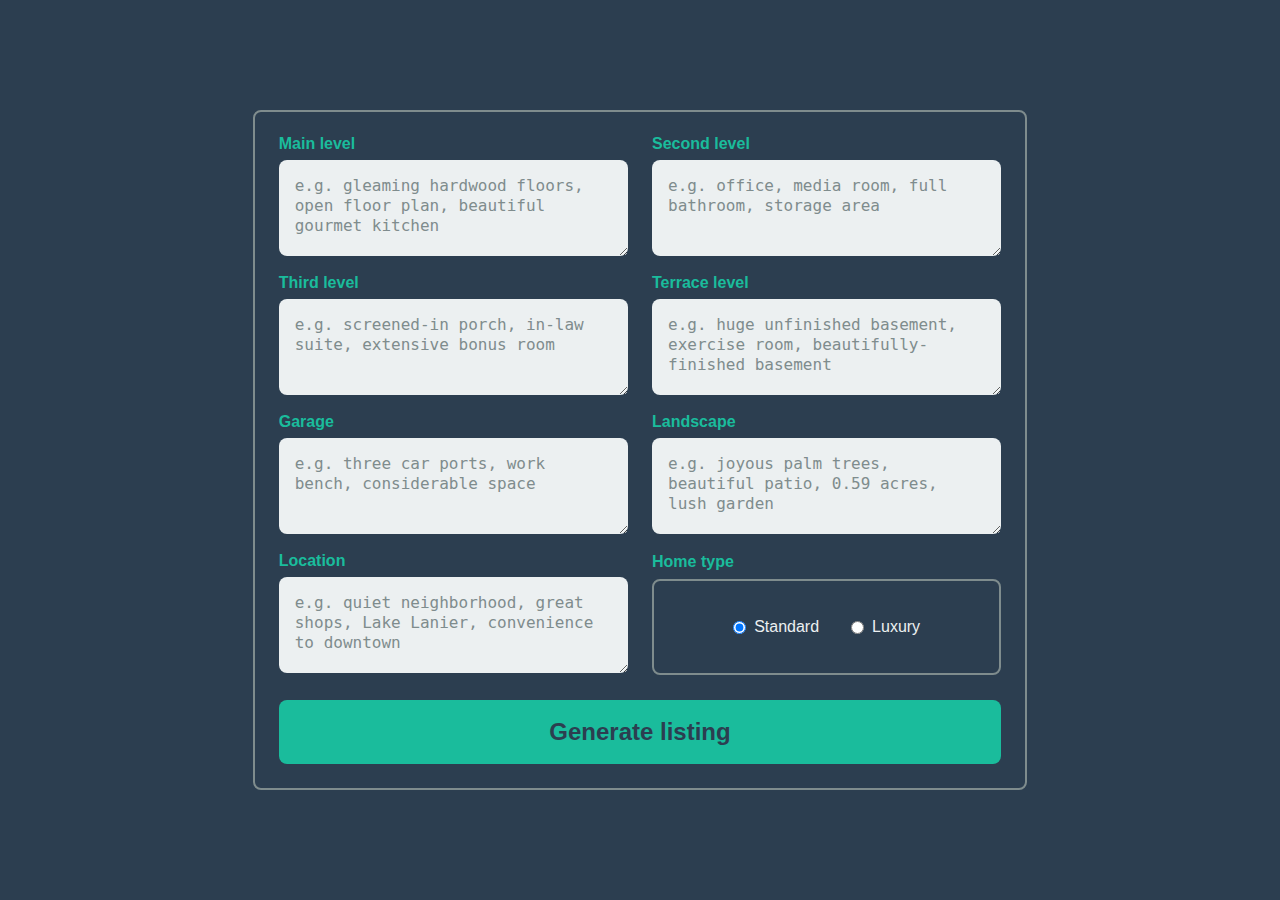
<file: index.html>
<!DOCTYPE html>
<html lang="en">
  <head>
    <meta charset="UTF-8" />
    <meta http-equiv="X-UA-Compatible" content="IE=edge" />
    <meta name="viewport" content="width=device-width, initial-scale=1.0" />
    <title>RE Listing Generator</title>
    <link rel="stylesheet" href="styles.css" />
    <link
      rel="stylesheet"
      href="https://cdnjs.cloudflare.com/ajax/libs/font-awesome/6.2.1/css/all.min.css"
    />
  </head>
  <body>
    <main>
      <form>
        <label for="main">
          Main level
          <textarea
            id="main"
            type="text"
            placeholder="e.g. gleaming hardwood floors, open floor plan, beautiful gourmet kitchen"
          ></textarea>
        </label>

        <label for="second">
          Second level
          <textarea
            id="second"
            type="text"
            placeholder="e.g. office, media room, full bathroom, storage area"
          ></textarea>
        </label>

        <label for="third">
          Third level
          <textarea
            id="third"
            type="text"
            placeholder="e.g. screened-in porch, in-law suite, extensive bonus room"
          ></textarea>
        </label>

        <label for="terrace">
          Terrace level
          <textarea
            id="terrace"
            type="text"
            placeholder="e.g. huge unfinished basement, exercise room, beautifully-finished basement"
          ></textarea>
        </label>

        <label for="garage">
          Garage
          <textarea
            id="garage"
            type="text"
            placeholder="e.g. three car ports, work bench, considerable space"
          ></textarea>
        </label>

        <label for="landscape">
          Landscape
          <textarea
            id="landscape"
            type="text"
            placeholder="e.g. joyous palm trees, beautiful patio, 0.59 acres, lush garden"
          ></textarea>
        </label>

        <label for="location">
          Location
          <textarea
            id="location"
            type="text"
            placeholder="e.g. quiet neighborhood, great shops, Lake Lanier, convenience to downtown"
          ></textarea>
        </label>

        <div>
          <label>Home type</label>
          <div class="radio-container">
            <label for="standard" class="radio-label">
              <input
                type="radio"
                id="standard"
                name="home-type"
                value="standard"
                checked
              />
              Standard
            </label>

            <label for="luxury" class="radio-label">
              <input type="radio" id="luxury" name="home-type" value="luxury" />
              Luxury
            </label>
          </div>
        </div>

        <button class="generate-btn">Generate listing</button>
      </form>

      <div class="modal">
        <div class="dim-overlay"></div>

        <div class="result">
          <div class="btn-container">
            <button class="random-btn">
              <i class="fa fa-dice"></i>
            </button>
            <button class="close-btn">
              <i class="fa fa-times"></i>
            </button>
          </div>

          <div class="description"></div>
        </div>
      </div>
    </main>

    <script src="app.js"></script>
  </body>
</html>
</file>
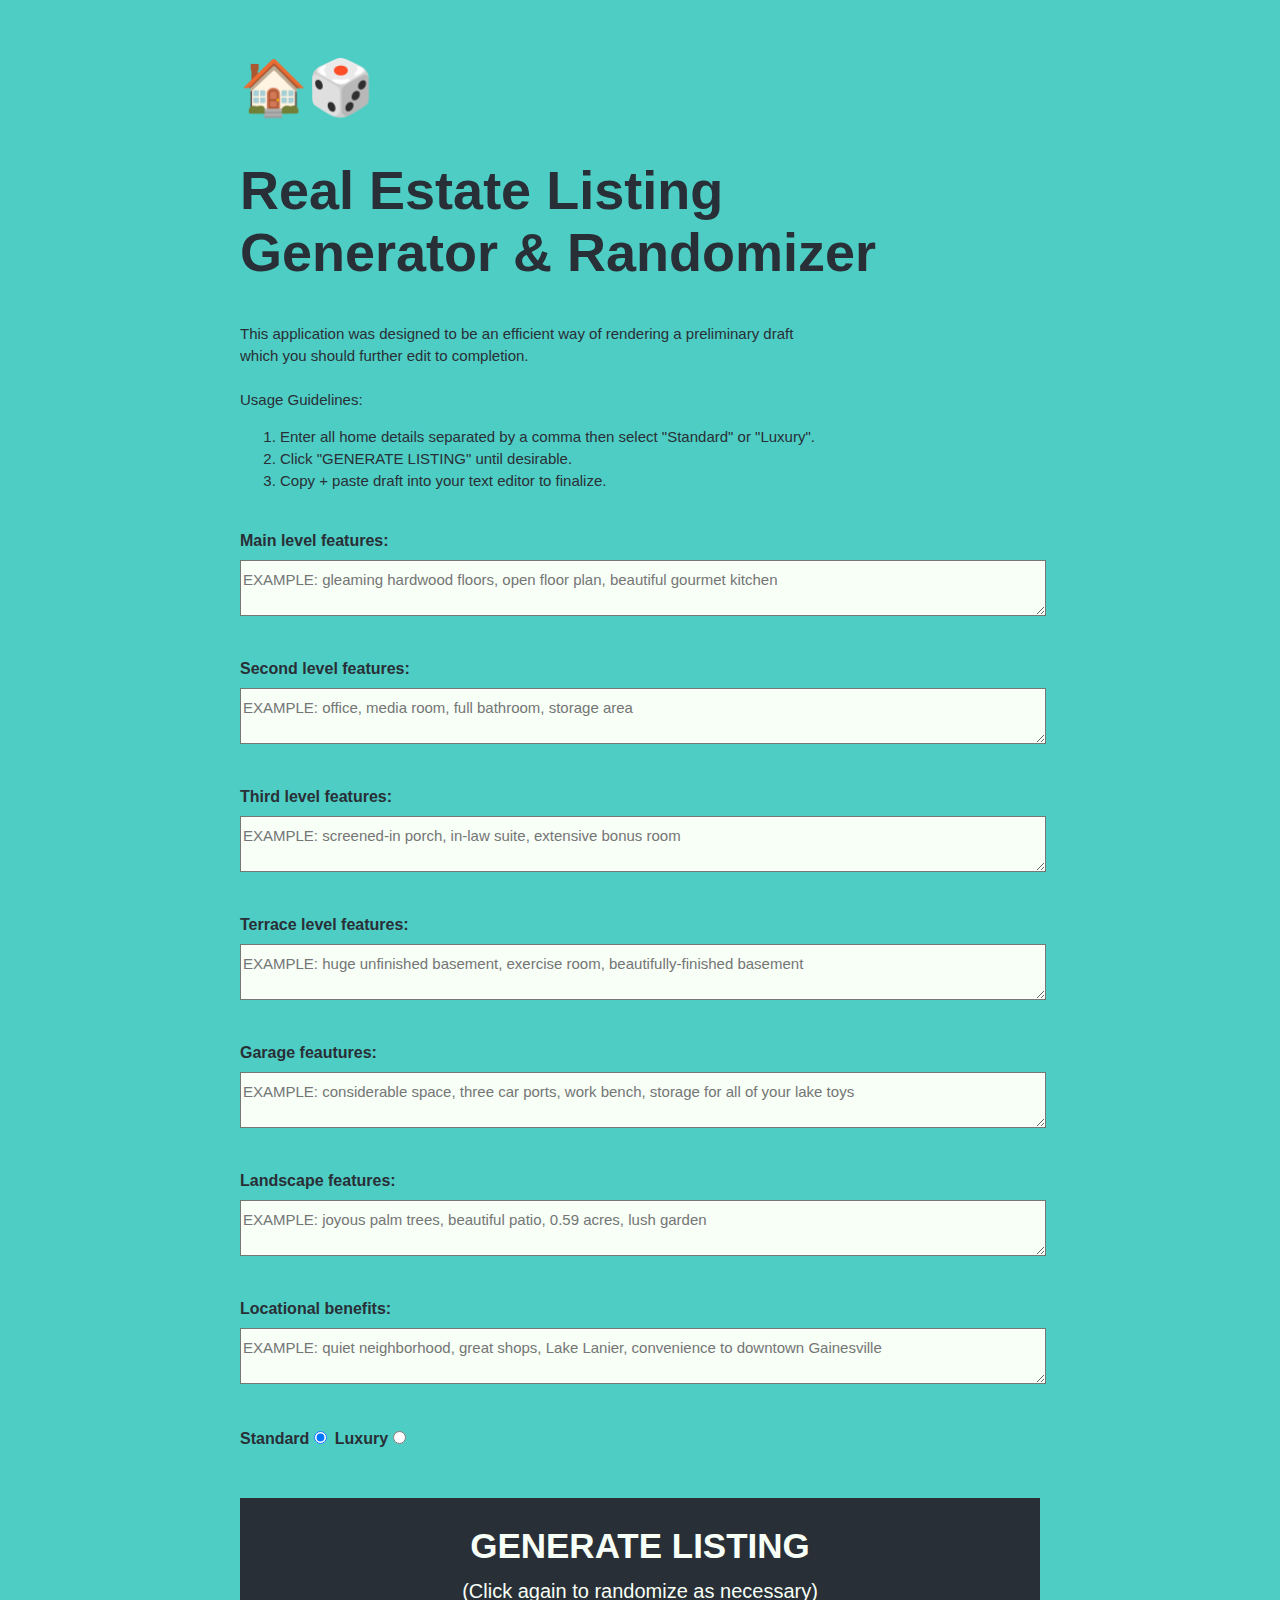
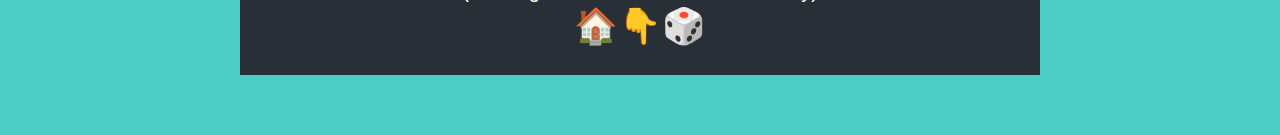
<file: old-version/old.html>
<!DOCTYPE html>
<html>
  <head>
    <meta charset="utf-8" />
    <meta http-equiv="X-UA-Compatible" content="IE=edge,chrome=1" />
    <meta name="viewport" content="width=device-width" />

    <title>Listing Generator & Randomizer</title>

    <style>
      body {
        padding-top: 20px;
        margin: auto;
        font-family: helvetica, sans-serif;
        width: 800px;
        background-color: #4ecdc4;
      }

      h1 {
        font-weight: bold;
        font-size: 54px;
        margin-bottom: 40px;
        color: #292f36;
      }

      h2 {
        font-family: helvetica;
        font-weight: normal;
        font-size: 15px;
        margin-bottom: 40px;
        color: #292f36;
        line-height: 22px;
      }

      label {
        font-weight: bold;
        color: #292f36;
      }

      textarea[type="text"] {
        font-family: helvetica;
        font-weight: normal;
        font-size: 15px;
        margin-top: 10px;
        margin-bottom: 40px;
        width: 800px;
        background-color: #f7fff7;
        padding-top: 10px;
        padding-bottom: 10px;
      }

      p {
        font-size: 20px;
        background: #ffe66d;
        color: #292f36;
        padding: 10px;
        visibility: hidden;
        line-height: 33px;
      }

      .randomize {
        width: 800px;
        font-weight: bold;
        border-style: solid;
        border-color: #292f36;
        background-color: #292f36;
        border-width: 3px;
        color: #f7fff7;
        padding: 25px 35px;
        text-align: center;
        text-decoration: none;
        display: inline-block;
        font-size: 35px;
        margin-top: 50px;
        cursor: pointer;
        transition: 0.2s ease-in-out;
      }
      .randomize:hover {
        background-color: #ffe66d;
        color: #292f36;
      }

      .hint {
        font-size: 20px;
        text-align: center;
        font-weight: normal;
      }

      .description {
        max-width: 800px;
      }
    </style>
  </head>

  <body>
    <h1>🏠🎲</h1>
    <h1>
      Real Estate Listing<br />
      Generator & Randomizer
    </h1>
    <h2>
      This application was designed to be an efficient way of rendering a
      preliminary draft <br />
      which you should further edit to completion. <br /><br />Usage Guidelines:
      <ol>
        <li>
          Enter all home details separated by a comma then select "Standard" or
          "Luxury".
        </li>
        <li>Click "GENERATE LISTING" until desirable.</li>
        <li>Copy + paste draft into your text editor to finalize.</li>
      </ol>
    </h2>
    <div>
      <label for="mainlevel">Main level features:</label>
      <textarea
        id="mainlevel"
        type="text"
        placeholder="EXAMPLE: gleaming hardwood floors, open floor plan, beautiful gourmet kitchen"
      ></textarea>
      <br />
      <label for="secondlevel">Second level features:</label>
      <textarea
        id="secondlevel"
        type="text"
        placeholder="EXAMPLE: office, media room, full bathroom, storage area"
      ></textarea>
      <br />
      <label for="thirdlevel">Third level features:</label>
      <textarea
        id="thirdlevel"
        type="text"
        placeholder="EXAMPLE: screened-in porch, in-law suite, extensive bonus room"
      ></textarea>
      <br />
      <label for="terracelevel">Terrace level features:</label>
      <textarea
        id="terracelevel"
        type="text"
        placeholder="EXAMPLE: huge unfinished basement, exercise room, beautifully-finished basement"
      ></textarea>
      <br />
      <label for="garage">Garage feautures:</label>
      <textarea
        id="garage"
        type="text"
        placeholder="EXAMPLE: considerable space, three car ports, work bench, storage for all of your lake toys"
      ></textarea>
      <br />
      <label for="landscape">Landscape features:</label>
      <textarea
        id="landscape"
        type="text"
        placeholder="EXAMPLE: joyous palm trees, beautiful patio, 0.59 acres, lush garden"
      ></textarea>
      <br />
      <label for="locationz">Locational benefits:</label>
      <textarea
        id="locationz"
        type="text"
        placeholder="EXAMPLE: quiet neighborhood, great shops, Lake Lanier, convenience to downtown Gainesville"
      ></textarea>
    </div>

    <!--Home status radio buttons-->
    <div>
      <label for="standard">Standard</label
      ><input
        id="standard"
        type="radio"
        name="homestatus"
        value="standard"
        checked
      />
      <label for="luxury">Luxury</label
      ><input id="luxury" type="radio" name="homestatus" value="luxury" />
    </div>

    <div>
      <button class="randomize">
        GENERATE LISTING <br /><span class="hint"
          >(Click again to randomize as necessary)</span
        >
        <br />
        🏠👇🎲
      </button>
    </div>

    <p class="description"></p>

    <script src="old.js"></script>
  </body>
</html>
</file>
<file: styles.css>
/* || COLORS */

:root {
  --midnight-blue: #2c3e50;
  --turquoise: #1abc9c;
  --clouds: #ecf0f1;
  --asbestos: #7f8c8d;
  --sunflower: #f1c40f;
  --alizarin: #e74c3c;
}

/* || GENERAL */

* {
  box-sizing: border-box;
  margin: 0;
  padding: 0;
}

body {
  font-family: Arial, Helvetica, sans-serif;
  background-color: var(--midnight-blue);
}

main {
  display: grid;
  place-content: center;
  height: 100vh;
  position: relative;
  padding: 16px;
}

button {
  cursor: pointer;
  border: none;
  background: none;
}

/* || FEATURE INPUT FORM */

form {
  border: 2px solid var(--asbestos);
  padding: 24px;
  border-radius: 8px;
  display: grid;
  grid-template-columns: 1fr 1fr;
  gap: 16px 24px;
}

label {
  font-size: 16px;
  line-height: 16px;
  font-weight: bold;
  color: var(--turquoise);
}

textarea {
  font-size: 16px;
  line-height: 20px;
  width: 100%;
  padding: 16px;
  height: 96px;
  resize: vertical;
  border-radius: 8px;
  border: none;
  margin-top: 8px;
  background-color: var(--clouds);
  color: var(--midnight-blue);
}

::placeholder {
  color: var(--asbestos);
}

.radio-container {
  display: flex;
  justify-content: center;
  align-items: center;
  gap: 32px;
  border: 2px solid var(--asbestos);
  height: 96px;
  margin-top: 8px;
  border-radius: 8px;
}

.radio-container input[type="radio"],
.radio-container label {
  cursor: pointer;
  color: var(--clouds);
}

.radio-label {
  display: flex;
  align-items: center;
  gap: 8px;
  font-size: 16px;
  line-height: 16px;
  font-weight: normal;
}

.generate-btn {
  height: 64px;
  font-weight: bold;
  background-color: var(--turquoise);
  color: var(--midnight-blue);
  padding: 16px 24px;
  font-size: 24px;
  line-height: 24px;
  margin-top: 8px;
  grid-column: span 2;
  border-radius: 8px;
  transition: 0.3s;
}

.warning {
  background-color: var(--alizarin);
}

/* || RESULT POP-UP */

.modal {
  visibility: hidden;
}

.dim-overlay {
  background-color: black;
  opacity: 0.8;
  position: absolute;
  top: 0;
  left: 0;
  height: 100%;
  width: 100%;
  z-index: 1;
}

.result {
  position: absolute;
  top: 50%;
  left: 50%;
  transform: translate(-50%, -50%);
  z-index: 2;
  background-color: var(--sunflower);
  color: var(--midnight-blue);
  border-radius: 16px;
  font-size: 24px;
  line-height: 40px;
  width: 50%;
}

li {
  display: inline;
}

.underline {
  border-bottom: 4px solid var(--turquoise);
}

.btn-container {
  display: flex;
  justify-content: space-between;
  align-items: center;
  padding: 24px;
  padding-bottom: 0;
}

.close-btn,
.random-btn {
  font-size: 40px;
  color: var(--midnight-blue);
}

.description {
  padding: 48px;
}

/* || RESPONSIVE */

@media only screen and (max-width: 1000px) {
  .result {
    width: calc(100% - 32px);
  }
}

@media only screen and (max-width: 600px) {
  main {
    display: block;
    height: auto;
  }

  form {
    padding: 24px;
    grid-template-columns: 1fr;
  }

  .generate-btn {
    margin-top: 8px;
    grid-column: unset;
  }

  .result {
    position: fixed;
    font-size: 16px;
    line-height: 24px;
  }

  .close-btn,
  .random-btn {
    font-size: 32px;
  }

  .description {
    padding: 24px;
  }
}
</file>
